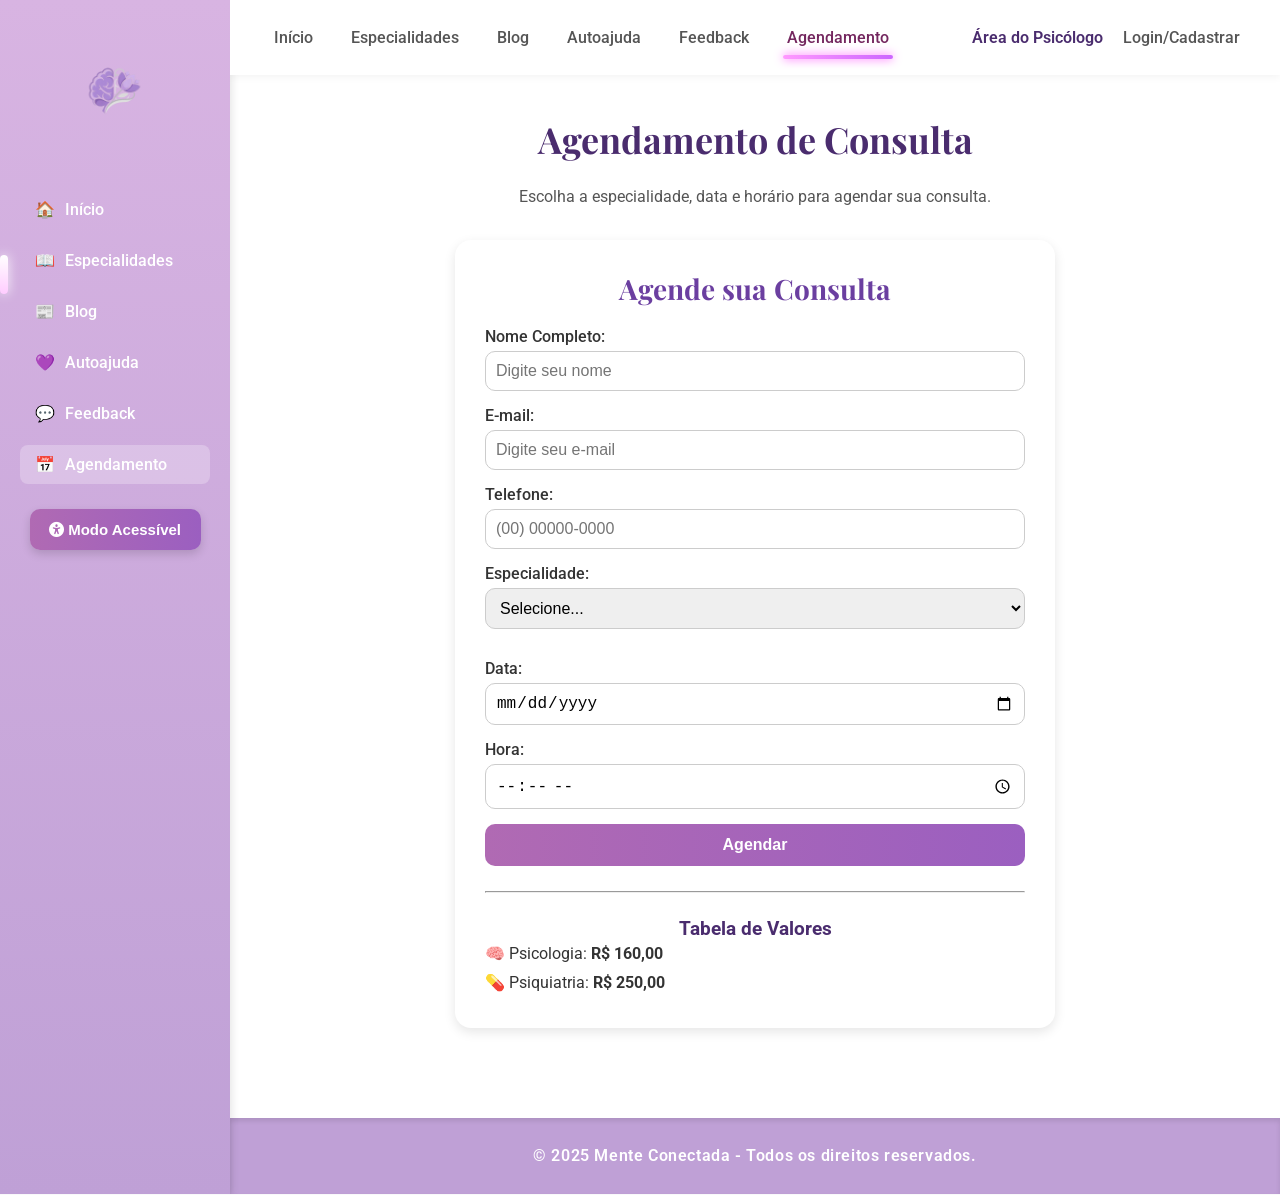
<file: Mente conectada(TCC)/mente conectada/agendamento.html>
<!DOCTYPE html>
<html lang="pt-BR">
<head>
  <meta charset="UTF-8">
  <meta name="viewport" content="width=device-width, initial-scale=1.0">
  <title>Mente Conectada - Agendamento</title>
  <!-- Fontes e ícones -->
  <link href="https://fonts.googleapis.com/css2?family=Playfair+Display:wght@500&family=Roboto:wght@300;400;500&display=swap" rel="stylesheet">
  <link rel="stylesheet" href="https://cdnjs.cloudflare.com/ajax/libs/font-awesome/6.5.1/css/all.min.css">

  <style>
    *{margin:0; padding:0; box-sizing:border-box;}
    a{text-decoration:none;}
    body{font-family:'Roboto',sans-serif; background:#f9f9fb; color:#333;}
    .container{display:flex; min-height:100vh; transition:all 0.3s;}

    /* Sidebar */
    .sidebar{
      background: linear-gradient(180deg,#d8b4e2,#bfa0d6);
      width:230px;
      padding:30px 20px;
      display:flex;
      flex-direction:column;
      align-items:center;
      box-shadow:2px 0 8px rgba(0,0,0,0.1);
      position:relative;
    }
    .sidebar img{width:120px; margin-bottom:40px;}
    .sidebar nav{display:flex; flex-direction:column; gap:12px; width:100%; position:relative;}
    .sidebar-indicator{
      position:absolute; left:0; width:8px; height:40px;
      background:linear-gradient(180deg,#fff,#ffccff); border-radius:4px;
      box-shadow:0 0 12px rgba(255,255,255,0.9);
      transition:top 0.3s,height 0.3s,box-shadow 0.3s;
      animation:pulse 2s infinite;
    }
    @keyframes pulse{
      0%{box-shadow:0 0 8px rgba(255,255,255,0.7);}
      50%{box-shadow:0 0 16px rgba(255,255,255,1);}
      100%{box-shadow:0 0 8px rgba(255,255,255,0.7);}
    }
    .sidebar a{display:flex; align-items:center; gap:10px; padding:10px 15px; border-radius:8px; color:#fff; font-weight:500; font-size:16px; transition:background 0.3s,color 0.3s, transform 0.3s; position:relative; z-index:1;}
    .sidebar a:hover{background:rgba(255,255,255,0.25); box-shadow:0 0 12px rgba(255,255,255,0.6); transform:scale(1.02);}
    .sidebar a.active{background:rgba(255,255,255,0.25);}

    /* Top Bar */
    .top-bar{
      display:flex; justify-content:space-between; align-items:center;
      padding:20px 40px; background:#fff;
      box-shadow:0 2px 8px rgba(0,0,0,0.05);
      position:relative;
    }

    .login-group {
      display:flex;
      align-items:center;
      gap:20px;
      font-size:16px;
      font-weight:500;
    }

    .login-group a {
      color:#555;
      transition:color 0.3s;
    }

    .login-group a:hover {color:#6a0dad;}

    .btn-psicologo {
      color:#4a2c6e !important;
      font-weight:600;
    }

    .btn-psicologo:hover {color:#8b2ddb !important;}

    .top-menu{display:flex; gap:30px; position:relative;}
    .top-menu a{
      font-weight:500; color:#555;
      padding:8px 4px; position:relative;
      transition: color 0.3s;
    }
    .top-menu a.active,.top-menu a:hover{color:#74275f;}
    .top-indicator{
      position:absolute; bottom:-4px; left:0;
      height:4px; width:50px;
      background:linear-gradient(90deg,#ff99ff,#cc66ff);
      border-radius:2px;
      transition:left 0.3s,width 0.3s;
      box-shadow:0 0 10px rgba(255,0,255,0.7);
      animation:pulseTop 2s infinite;
    }
    @keyframes pulseTop{
      0%{box-shadow:0 0 6px rgba(255,0,255,0.6);}
      50%{box-shadow:0 0 14px rgba(255,0,255,0.9);}
      100%{box-shadow:0 0 6px rgba(255,0,255,0.6);}
    }
    .login{display:flex; align-items:center; font-size:14px; font-weight:500; color:#555; cursor:pointer;}
    .login img{width:28px; height:28px; border-radius:50%; margin-right:8px;}
    .login:hover{color:#6a0dad;}

    /* Main Content */
    .main{flex:1; display:flex; flex-direction:column; background:#fff; overflow-y:auto;}
    .content{padding:40px 60px; text-align:center;}
    .content h1{font-family:'Playfair Display',serif; font-size:36px; margin-bottom:20px; color:#4a2c6e;}
    .content p{font-size:16px; line-height:1.7; margin-bottom:30px; color:#555;}

    /* Formulário Agendamento */
    .form-box{
      max-width:600px;
      margin:0 auto 50px auto;
      background:#fff; padding:30px; border-radius:16px;
      box-shadow:0 4px 12px rgba(0,0,0,0.1);
      text-align:left;
    }
    .form-box h2{
      font-family:'Playfair Display',serif; font-size:28px;
      color:#6b3fa0; margin-bottom:20px; text-align:center;
    }
    .form-box label{display:block; margin-bottom:5px; font-weight:500;}
    .form-box input, .form-box select{
      width:100%; padding:10px; margin-bottom:15px;
      border-radius:10px; border:1px solid #ccc; font-size:16px;
    }
    .form-box button{
      background:linear-gradient(90deg,#b06ab3,#9b5fc0);
      border:none; padding:12px; width:100%;
      font-size:16px; color:#fff; font-weight:600;
      border-radius:10px; cursor:pointer;
      transition:opacity 0.3s;
    }
    .form-box button:hover{opacity:0.85;}

    /* Botão Modo Acessível */
    #acessibilidade-btn{
      margin-top: 25px;
      padding: 12px 18px;
      border-radius: 10px;
      border: none;
      width: 90%;
      font-size: 15px;
      font-weight: 600;
      color: #fff;
      background: linear-gradient(90deg, #b06ab3,#9b5fc0);
      box-shadow: 0 4px 10px rgba(0,0,0,0.15);
      cursor: pointer;
      transition: transform 0.2s ease, opacity 0.3s;
    }
    #acessibilidade-btn:hover {transform: scale(1.05); opacity:0.9;}

    /* Rodapé */
    footer {
      background-color: #bfa0d6;
      color: white;
      text-align: center;
      padding: 1.8rem 1rem;
      font-size: 1rem;
      font-weight: 600;
      letter-spacing: 0.6px;
      user-select: none;
      box-shadow: inset 0 3px 5px rgba(0, 0, 0, 0.1);
    }

    /* Modo Acessível */
    body.preto-branco, body.preto-branco * {
      background: #181818 !important;
      color: #fff !important;
      box-shadow: none !important;
      border-color: #444 !important;
    }

    /* Responsividade */
    @media (max-width:768px){
      .container{flex-direction:column;}
      .sidebar{width:100%; flex-direction:row; overflow-x:auto; padding:15px;}
      .sidebar img{width:80px; margin-bottom:0; margin-right:15px;}
      .sidebar nav{flex-direction:row; gap:10px;}
      .sidebar a{padding:8px 12px; font-size:14px;}
      .main{flex:1;}
      .content{padding:20px;}
      .form-box{padding:20px;}
    }
  </style>
</head>
<body>
  <div class="container">
    <!-- Sidebar -->
    <aside class="sidebar">
      <img src="img/logo.png.png" alt="Logo Mente Conectada">
      <nav>
        <a href="page1.html"><span>🏠</span>Início</a>
        <a href="especialidades.html"><span>📖</span>Especialidades</a>
        <a href="blog.html"><span>📰</span>Blog</a>
        <a href="autoajuda.html"><span>💜</span>Autoajuda</a>
        <a href="feedback.php"><span>💬</span>Feedback</a>
        <a href="agendamento.html" class="active"><span>📅</span>Agendamento</a>
      </nav>
      <div class="sidebar-indicator"></div>
      
      <button id="acessibilidade-btn">
        <i class="fa-solid fa-universal-access"></i> Modo Acessível
      </button>
    </aside>

    <!-- Main -->
    <main class="main">
      <div class="top-bar">
        <div class="top-menu">
          <a href="page1.html">Início</a>
          <a href="especialidades.html">Especialidades</a>
          <a href="blog.html">Blog</a>
          <a href="autoajuda.html">Autoajuda</a>
          <a href="feedback.php">Feedback</a>
          <a href="agendamento.html" class="active">Agendamento</a>
          <div class="top-indicator"></div>
        </div>
        <div class="login-group">
          <a href="login_psicologo.html" class="btn-psicologo">Área do Psicólogo</a>
          <a href="login.html" class="login-link">Login/Cadastrar</a>
        </div>
      </div>

      <!-- Conteúdo Agendamento -->
      <div class="content">
        <h1>Agendamento de Consulta</h1>
        <p>Escolha a especialidade, data e horário para agendar sua consulta.</p>

        <div class="form-box">
          <h2>Agende sua Consulta</h2>
          <form id="form-agendamento">
            <label for="nome">Nome Completo:</label>
            <input type="text" id="nome" placeholder="Digite seu nome" required>

            <label for="email">E-mail:</label>
            <input type="email" id="email" placeholder="Digite seu e-mail" required>

            <label for="telefone">Telefone:</label>
            <input type="tel" id="telefone" placeholder="(00) 00000-0000" required>

            <label for="especialidade">Especialidade:</label>
            <select id="especialidade" required>
              <option value="">Selecione...</option>
              <option value="psicologia">Psicologia – R$ 160,00</option>
              <option value="psiquiatria">Psiquiatria – R$ 250,00</option>
            
            </select>

            <div id="valor-consulta" style="font-weight:600; color:#6b3fa0; margin-bottom:15px;">
          
            </div>

            <label for="data">Data:</label>
            <input type="date" id="data" required>

            <label for="hora">Hora:</label>
            <input type="time" id="hora" required>

            <button type="submit">Agendar</button>
          </form>

          <hr style="margin:25px 0;">
          <h3 style="text-align:center; color:#4a2c6e;">Tabela de Valores</h3>
          <ul style="list-style:none; padding:0; font-size:16px; line-height:1.8;">
            <li>🧠 Psicologia: <strong>R$ 160,00</strong></li>
            <li>💊 Psiquiatria: <strong>R$ 250,00</strong></li>
  
          </ul>
        </div>
      </div>

      <footer>© 2025 Mente Conectada - Todos os direitos reservados.</footer>
    </main>
  </div>

  <script>
    // Botão Modo Acessível
    document.getElementById('acessibilidade-btn').onclick = function() {
      document.body.classList.toggle('preto-branco');
    };

    // Máscara de telefone
    const telefone = document.getElementById('telefone');
    telefone.addEventListener('input', function(e){
      let x = e.target.value.replace(/\D/g,'').match(/(\d{0,2})(\d{0,5})(\d{0,4})/);
      e.target.value = !x[2] ? x[1] : '('+x[1]+') '+x[2]+(x[3] ? '-'+x[3] : '');
    });

    // Exibir valor da consulta
    const selectEspecialidade = document.getElementById('especialidade');
    const valorConsulta = document.getElementById('valor-consulta');

    selectEspecialidade.addEventListener('change', function() {
      let valor = '—';
      switch (this.value) {
        case 'psicologia':
          valor = 'R$ 150,00';
          break;
        case 'psiquiatria':
          valor = 'R$ 300,00';
          break;
        case 'nutricao':
          valor = 'R$ 180,00';
          break;
      }
      valorConsulta.textContent = 'Valor da consulta: ' + valor;
    });

    // Redirecionar para login ao clicar em "Agendar"
    document.getElementById("form-agendamento").addEventListener("submit", function(e) {
      e.preventDefault();
      window.location.href = "login.html";
    });

    // Sidebar indicator
    const sidebar = document.querySelector('.sidebar nav');
    const links = sidebar.querySelectorAll('a');
    const indicator = document.querySelector('.sidebar-indicator');
    function updateSidebarIndicator(link){
      indicator.style.top = link.offsetTop + 'px';
      indicator.style.height = link.offsetHeight + 'px';
    }
    const activeLink = sidebar.querySelector('a.active');
    updateSidebarIndicator(activeLink);
    links.forEach(link=>{
      link.addEventListener('mouseover',()=>updateSidebarIndicator(link));
      link.addEventListener('mouseout',()=>updateSidebarIndicator(sidebar.querySelector('a.active')));
      link.addEventListener('click',()=>{
        links.forEach(l=>l.classList.remove('active'));
        link.classList.add('active');
        updateSidebarIndicator(link);
      });
    });

    // Top menu indicator
    const topMenu = document.querySelector('.top-menu');
    const topLinks = topMenu.querySelectorAll('a');
    const topIndicator = document.querySelector('.top-indicator');
    function updateTopIndicator(link){
      topIndicator.style.left = link.offsetLeft + "px";
      topIndicator.style.width = link.offsetWidth + "px";
    }
    const activeTop = topMenu.querySelector('a.active');
    updateTopIndicator(activeTop);
    topLinks.forEach(link=>{
      link.addEventListener('mouseover',()=>updateTopIndicator(link));
      link.addEventListener('mouseout',()=>updateTopIndicator(topMenu.querySelector('a.active')));
      link.addEventListener('click',()=>{
        topLinks.forEach(l=>l.classList.remove('active'));
        link.classList.add('active');
        updateTopIndicator(link);
      });
    });
    window.addEventListener('resize',()=>updateTopIndicator(topMenu.querySelector('a.active')));
  </script>
</body>
</html>
</file>
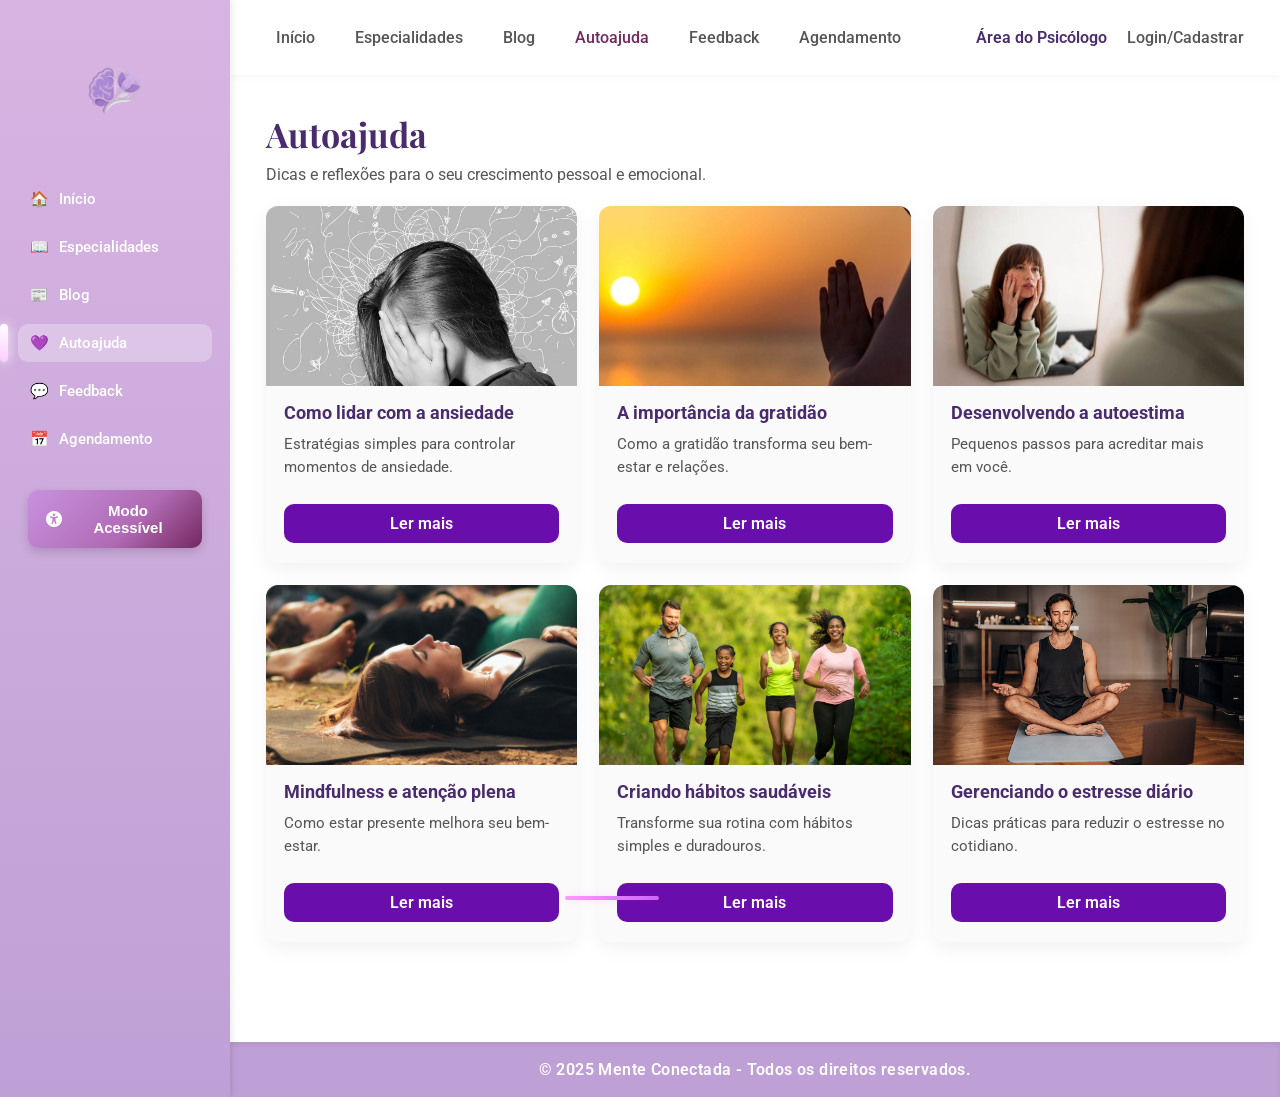
<file: Mente conectada(TCC)/mente conectada/autoajuda.html>
<!DOCTYPE html>
<html lang="pt-BR">
<head>
  <meta charset="utf-8" />
  <meta name="viewport" content="width=device-width,initial-scale=1" />
  <title>Mente Conectada - Autoajuda</title>

  <!-- Fontes e ícones -->
  <link href="https://fonts.googleapis.com/css2?family=Playfair+Display:wght@500&family=Roboto:wght@300;400;500&display=swap" rel="stylesheet">
  <link rel="stylesheet" href="https://cdnjs.cloudflare.com/ajax/libs/font-awesome/6.5.1/css/all.min.css">

  <style>
    /* Reset */
    * { box-sizing: border-box; margin: 0; padding: 0; }
    a { text-decoration: none; color: inherit; }
    body {
      font-family: 'Roboto', sans-serif;
      background: #f9f9fb;
      color: #333;
      min-height: 100vh;
      display: flex;
      flex-direction: column;
      transition: background .25s ease, color .25s ease;
    }

    /* Layout */
    .container { display: flex; flex: 1 1 auto; min-height: calc(100vh - 0px); }

    /* Sidebar */
    .sidebar {
      width: 230px;
      padding: 30px 18px;
      background: linear-gradient(180deg,#d8b4e2,#bfa0d6);
      display: flex;
      flex-direction: column;
      align-items: center;
      gap: 12px;
      box-shadow: 2px 0 8px rgba(0,0,0,0.08);
      position: relative;
    }
    .sidebar img { width: 120px; display:block; margin-bottom: 18px; }
    .sidebar nav { width: 100%; display:flex; flex-direction:column; gap:10px; }
    .sidebar a {
      display:flex; align-items:center; gap:10px;
      padding:10px 12px; border-radius:10px;
      color:#fff; font-weight:500; font-size:15px;
      transition: background .22s, transform .18s;
    }
    .sidebar a:hover { background: rgba(255,255,255,0.18); transform: translateX(4px); }
    .sidebar a.active { background: rgba(255,255,255,0.28); }

    /* sidebar indicator (left bar) */
    .sidebar-indicator {
      position: absolute; left: 0; width: 8px; border-radius:6px;
      background: linear-gradient(180deg,#fff,#ffccff);
      box-shadow: 0 0 12px rgba(255,255,255,0.85);
      transition: top .25s, height .25s;
    }

    /* ACCESSIBILITY BUTTON - visual like your image */
    #acessibilidade-btn {
      display:flex;
      align-items:center;
      justify-content:center;
      gap:10px;
      width: 88%;
      margin-top: 20px;
      padding: 12px 18px;
      border-radius: 14px;
      border: none;
      font-size: 15px;
      font-weight: 700;
      color: #fff;
      background: linear-gradient(135deg,#c792e0 0%, #b06ab3 60%, #74275f 100%);
      box-shadow: 0 8px 18px rgba(117,50,122,0.18), inset 0 -4px 8px rgba(255,255,255,0.05);
      cursor: pointer;
      transition: transform .18s ease, box-shadow .18s, opacity .18s;
    }
    #acessibilidade-btn:hover { transform: translateY(-3px); opacity: .98; box-shadow: 0 10px 22px rgba(117,50,122,0.22); }
    #acessibilidade-btn i { font-size: 16px; }

    /* Main column */
    .main {
      flex:1;
      display:flex;
      flex-direction:column;
      background: #fff;
      overflow-y:auto;
    }

    /* Top bar */
    .top-bar {
      display:flex;
      justify-content:space-between;
      align-items:center;
      padding:20px 36px;
      background: #fff;
      box-shadow: 0 2px 8px rgba(0,0,0,0.04);
    }

     .login-group {
      display:flex;
      align-items:center;
      gap:20px;
      font-size:16px;
      font-weight:500;
    }

    .login-group a {
      color:#555;
      transition:color 0.3s;
    }

    .login-group a:hover {color:#6a0dad;}

    .btn-psicologo {
      color:#4a2c6e !important;
      font-weight:600;
    }

    .btn-psicologo:hover {color:#8b2ddb !important;}

    .top-menu { display:flex; gap:20px; align-items:center; }
    .top-menu a { padding:8px 10px; color:#555; font-weight:500; border-radius:6px; transition: color .15s; }
    .top-menu a:hover, .top-menu a.active { color:#74275f; }
    .top-indicator {
      position:absolute; bottom:0; left:0; height:4px; width:60px;
      background: linear-gradient(90deg,#ff99ff,#cc66ff);
      border-radius:2px; transition:left .2s, width .2s; box-shadow:0 0 10px rgba(255,0,255,0.12);
    }
    .login { display:flex; align-items:center; gap:8px; color:#555; font-weight:500; }
    .login img { width:28px; height:28px; border-radius:50%; object-fit:cover; }

    /* Page content */
    .content {
      padding: 36px;
      max-width: 1100px;
      margin: 0 auto 40px auto;
      width: 100%;
    }
    .content h1 {
      font-family:'Playfair Display', serif;
      color:#4a2c6e;
      font-size: 34px;
      margin-bottom:8px;
    }
    .content p.lead { color:#555; margin-bottom:22px; }

    /* POSTS grid */
    .posts {
      display:grid;
      grid-template-columns: repeat(auto-fit, minmax(280px, 1fr));
      gap: 22px;
      margin-top: 18px;
    }
    .post {
      background:#fafafa;
      border-radius:12px;
      overflow:hidden;
      box-shadow: 0 6px 20px rgba(0,0,0,0.06);
      display:flex;
      flex-direction:column;
      transition: transform .18s, box-shadow .18s;
    }
    .post:hover { transform: translateY(-8px); box-shadow: 0 12px 30px rgba(0,0,0,0.10); }
    .post img { width:100%; height:180px; object-fit:cover; display:block; }
    .post-content { padding:16px 18px 20px; display:flex; flex-direction:column; gap:10px; flex:1; }
    .post-content h2 { color:#4a2c6e; font-size:18px; }
    .post-content p { color:#555; font-size:15px; line-height:1.5; }
    .post-content .extra-text { max-height:0; overflow:hidden; transition: max-height .38s ease; color:#444; margin-top:6px; }
    .post-content .extra-text.open { max-height: 240px; }
    .post-content .ler-mais {
      margin-top:auto;
      display:inline-block;
      background:#6a0dad;
      color:#fff;
      padding:10px 14px;
      border-radius:10px;
      font-weight:600;
      text-align:center;
      transition: background .18s, transform .12s;
    }
    .post-content .ler-mais:hover { background:#4a2b75; transform: translateY(-2px); }

    /* Footer */
    footer {
      background:#bfa0d6;
      color:#fff;
      text-align:center;
      padding:18px 12px;
      font-weight:600;
      letter-spacing:.4px;
      margin-top: 24px;
      box-shadow: inset 0 3px 5px rgba(0,0,0,0.07);
    }

    /* Acessible (preto-branco) */
    body.preto-branco { background: #111 !important; color: #fff !important; }
    body.preto-branco .main { background: #111 !important; }
    body.preto-branco .sidebar { background: #222 !important; }
    body.preto-branco .post { background: #161616 !important; box-shadow: none !important; }
    body.preto-branco .post img { filter: grayscale(1) brightness(.9) contrast(1.05); }
    body.preto-branco .post-content h2, body.preto-branco .post-content p { color: #fff !important; }
    body.preto-branco footer { background: #262626 !important; color: #fff !important; }

    /* Responsive */
    @media (max-width: 880px){
      .top-bar { padding: 16px; }
      .content { padding: 22px; }
      .sidebar { width: 100%; flex-direction: row; gap: 12px; padding: 12px; align-items:center; }
      .sidebar img { width: 80px; margin-bottom: 0; margin-right: 8px; }
      .sidebar nav { flex-direction: row; gap:8px; }
      .sidebar-indicator { display: none; }
    }
  </style>
</head>

<body>
  <div class="container">
    <!-- SIDEBAR -->
    <aside class="sidebar">
      <img src="img/logo.png.png" alt="Logo Mente Conectada">

      <nav>
        <a href="page1.html"><span>🏠</span> Início</a>
        <a href="especialidades.html"><span>📖</span> Especialidades</a>
        <a href="blog.html"><span>📰</span> Blog</a>
        <a href="autoajuda.html" class="active"><span>💜</span> Autoajuda</a>
        <a href="feedback.php"><span>💬</span> Feedback</a>
        <a href="agendamento.html"><span>📅</span> Agendamento</a>
      </nav>

      <!-- sidebar indicator element (JS positions it) -->
      <div class="sidebar-indicator" aria-hidden="true"></div>

      <!-- BOTÃO MODO ACESSÍVEL (igual à imagem) -->
        <button id="acessibilidade-btn" style="
        margin:20px; 
        padding:12px 18px; 
        border-radius:10px; 
        border:none; 
        width:90%; 
        font-size:15px; 
        font-weight:600; 
        color:#fff; 
        background: linear-gradient(90deg, #b06ab3);
        box-shadow:0 4px 10px rgba(0,0,0,0.15); 
        cursor:pointer;
        transition: transform 0.2s ease, opacity 0.3s;
      ">
        <i class="fa-solid fa-universal-access"></i> Modo Acessível
      </button>
    </aside>

    <!-- MAIN -->
    <main class="main">
      <div class="top-bar">
        <div class="top-menu" role="navigation" aria-label="Menu superior">
          <a href="page1.html">Início</a>
          <a href="especialidades.html">Especialidades</a>
          <a href="blog.html">Blog</a>
          <a href="autoajuda.html" class="active">Autoajuda</a>
          <a href="feedback.php">Feedback</a>
          <a href="agendamento.html">Agendamento</a>
        </div>

         <div class="login-group">
          <a href="login_psicologo.html" class="btn-psicologo">Área do Psicólogo</a>
          <a href="login.html" class="login-link">Login/Cadastrar</a>
        </div>
      </div>

      <section class="content" aria-labelledby="autoajuda-title">
        <h1 id="autoajuda-title">Autoajuda</h1>
        <p class="lead">Dicas e reflexões para o seu crescimento pessoal e emocional.</p>

        <!-- POSTS -->
        <div class="posts">
          <article class="post">
            <img src="img/ansiedade1.jpg" alt="Como lidar com ansiedade">
            <div class="post-content">
              <h2>Como lidar com a ansiedade</h2>
              <p>Estratégias simples para controlar momentos de ansiedade.</p>
              <div class="extra-text">
                <p>Respire profundamente, escreva seus pensamentos e crie pequenas rotinas diárias de autocuidado para reduzir a tensão mental. Técnicas de respiração, ancoragem e pequenas ações diárias ajudam a reduzir picos de ansiedade.</p>
              </div>
              <a href="#" class="ler-mais" aria-expanded="false">Ler mais</a>
            </div>
          </article>

          <article class="post">
            <img src="img/gratidao1.jpg" alt="A importância da gratidão">
            <div class="post-content">
              <h2>A importância da gratidão</h2>
              <p>Como a gratidão transforma seu bem-estar e relações.</p>
              <div class="extra-text">
                <p>Praticar gratidão diariamente aumenta a resiliência e melhora relacionamentos. Tente anotar três coisas boas por dia e observe a mudança na sua perspectiva.</p>
              </div>
              <a href="#" class="ler-mais" aria-expanded="false">Ler mais</a>
            </div>
          </article>

          <article class="post">
            <img src="img/autoestima2.jpg" alt="Desenvolvendo a autoestima">
            <div class="post-content">
              <h2>Desenvolvendo a autoestima</h2>
              <p>Pequenos passos para acreditar mais em você.</p>
              <div class="extra-text">
                <p>Reconhecer suas qualidades, praticar autocompaixão e estabelecer metas pequenas são chaves para fortalecer a autoestima ao longo do tempo.</p>
              </div>
              <a href="#" class="ler-mais" aria-expanded="false">Ler mais</a>
            </div>
          </article>

          <article class="post">
            <img src="img/mindfulness1.jpg" alt="Mindfulness e atenção plena">
            <div class="post-content">
              <h2>Mindfulness e atenção plena</h2>
              <p>Como estar presente melhora seu bem-estar.</p>
              <div class="extra-text">
                <p>Dedique 5 minutos por dia para observar a respiração e sensações corporais. Isso reduz ruminação e melhora foco e regulação emocional.</p>
              </div>
              <a href="#" class="ler-mais" aria-expanded="false">Ler mais</a>
            </div>
          </article>

          <article class="post">
            <img src="img/habitos saudaveis.jpeg" alt="Criando hábitos saudáveis">
            <div class="post-content">
              <h2>Criando hábitos saudáveis</h2>
              <p>Transforme sua rotina com hábitos simples e duradouros.</p>
              <div class="extra-text">
                <p>Comece com metas pequenas e específicas, pratique consistência e celebre pequenos avanços — mudanças duram quando são fáceis de manter.</p>
              </div>
              <a href="#" class="ler-mais" aria-expanded="false">Ler mais</a>
            </div>
          </article>

          <article class="post">
            <img src="img/estresse diario.jpg" alt="Gerenciando o estresse diário">
            <div class="post-content">
              <h2>Gerenciando o estresse diário</h2>
              <p>Dicas práticas para reduzir o estresse no cotidiano.</p>
              <div class="extra-text">
                <p>Organize tarefas, crie pausas curtas, movimente-se durante o dia e use respiração controlada para reduzir tensão imediata.</p>
              </div>
              <a href="#" class="ler-mais" aria-expanded="false">Ler mais</a>
            </div>
          </article>
        </div>
      </section>

      <footer>© 2025 Mente Conectada - Todos os direitos reservados.</footer>
    </main>
  </div>

  <script>
    // ACESSIBILIDADE: botão funcional (toggle class)
    (function(){
      const btn = document.getElementById('acessibilidade-btn');
      btn.addEventListener('click', () => {
        const active = document.body.classList.toggle('preto-branco');
        btn.setAttribute('aria-pressed', String(active));
      });
    })();

    // Sidebar indicator positioning
    (function(){
      const nav = document.querySelector('.sidebar nav');
      const links = Array.from(nav.querySelectorAll('a'));
      const indicator = document.querySelector('.sidebar-indicator');

      function updateIndicator(target){
        if(!target) return;
        // compute top relative to sidebar
        const sidebarRect = document.querySelector('.sidebar').getBoundingClientRect();
        const rect = target.getBoundingClientRect();
        const top = rect.top - sidebarRect.top;
        indicator.style.top = top + 'px';
        indicator.style.height = rect.height + 'px';
      }

      // choose active or first link
      const active = nav.querySelector('a.active') || links[0];
      updateIndicator(active);

      links.forEach(link=>{
        link.addEventListener('mouseover', ()=> updateIndicator(link));
        link.addEventListener('mouseout', ()=> updateIndicator(nav.querySelector('a.active') || links[0]));
        link.addEventListener('click', ()=> {
          links.forEach(l => l.classList.remove('active'));
          link.classList.add('active');
          updateIndicator(link);
        });
      });

      window.addEventListener('resize', ()=> updateIndicator(nav.querySelector('a.active') || links[0]));
    })();

    // Top menu indicator
    (function(){
      const topMenu = document.querySelector('.top-menu');
      const links = Array.from(topMenu.querySelectorAll('a'));
      // create a top-indicator element (positioned absolute relative to top-bar)
      let topIndicator = document.querySelector('.top-indicator');
      if(!topIndicator){
        topIndicator = document.createElement('div');
        topIndicator.className = 'top-indicator';
        // append to top-bar
        document.querySelector('.top-bar').appendChild(topIndicator);
      }

      function updateTop(link){
        if(!link) return;
        topIndicator.style.left = (link.offsetLeft) + 'px';
        topIndicator.style.width = (link.offsetWidth) + 'px';
      }

      const active = topMenu.querySelector('a.active') || links[0];
      updateTop(active);

      links.forEach(link=>{
        link.addEventListener('mouseover', ()=> updateTop(link));
        link.addEventListener('mouseout', ()=> updateTop(topMenu.querySelector('a.active') || links[0]));
        link.addEventListener('click', ()=> {
          links.forEach(l => l.classList.remove('active'));
          link.classList.add('active');
          updateTop(link);
        });
      });

      window.addEventListener('resize', ()=> updateTop(topMenu.querySelector('a.active') || links[0]));
    })();

    // Ler mais / Ler menos (A11Y friendly)
    (function(){
      const buttons = document.querySelectorAll('.ler-mais');
      buttons.forEach(btn => {
        btn.addEventListener('click', (e) => {
          e.preventDefault();
          const extra = btn.previousElementSibling; // .extra-text
          if(!extra) return;
          extra.classList.toggle('open');
          const expanded = extra.classList.contains('open');
          btn.textContent = expanded ? 'Ler menos' : 'Ler mais';
          btn.setAttribute('aria-expanded', String(expanded));
        });
      });
    })();
  </script>
</body>
</html>
</file>
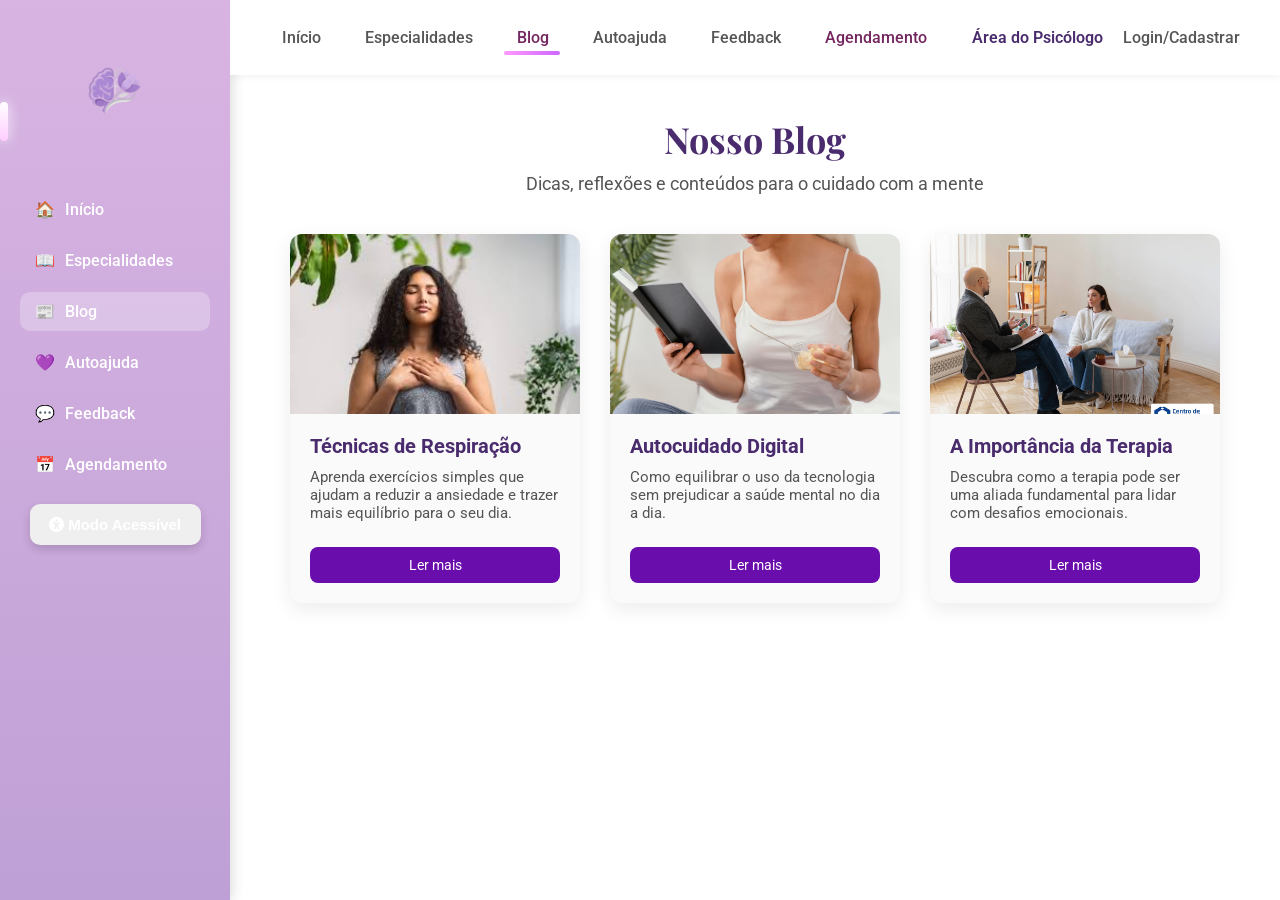
<file: Mente conectada(TCC)/mente conectada/blog.html>
<!DOCTYPE html>
<html lang="pt-BR">
<head>
<meta charset="UTF-8">
<meta name="viewport" content="width=device-width, initial-scale=1.0">
<title>Mente Conectada - Blog</title>
<link href="https://fonts.googleapis.com/css2?family=Playfair+Display:wght@500&family=Roboto:wght@300;400;500&display=swap" rel="stylesheet">
<link rel="stylesheet" href="https://cdnjs.cloudflare.com/ajax/libs/font-awesome/6.5.1/css/all.min.css">
<style>
/* ===== Reset e base ===== */
*{margin:0;padding:0;box-sizing:border-box;}
a{text-decoration:none;}
body{font-family:'Roboto',sans-serif;background:#f9f9fb;color:#333;scroll-behavior:smooth;}
.container{display:flex;height:100vh;overflow:hidden;transition:all .3s;}

/* ===== Sidebar ===== */
.sidebar{
  background:linear-gradient(180deg,#d8b4e2,#bfa0d6);
  width:230px;padding:30px 20px;
  display:flex;flex-direction:column;align-items:center;
  box-shadow:2px 0 12px rgba(0,0,0,0.15);
  position:relative;
  transition:width .3s;
}
.sidebar img{width:120px;margin-bottom:40px;transition:transform .3s;}
.sidebar img:hover{transform:rotate(5deg);}
.sidebar nav{display:flex;flex-direction:column;gap:12px;width:100%;position:relative;}
.sidebar a{
  display:flex;align-items:center;gap:10px;
  padding:10px 15px;border-radius:10px;
  color:#fff;font-weight:500;font-size:16px;
  transition:background 0.3s,color 0.3s, transform .3s;
  position:relative;z-index:1;
}
.sidebar a:hover{background:rgba(255,255,255,0.25);box-shadow:0 0 16px rgba(255,255,255,0.6);transform:translateX(5px);}
.sidebar a.active{background:rgba(255,255,255,0.25);}

/* Sidebar indicador animado */
.sidebar-indicator{
  position:absolute;left:0;width:8px;height:40px;
  background:linear-gradient(180deg,#fff,#ffccff);
  border-radius:4px;
  box-shadow:0 0 14px rgba(255,255,255,0.9);
  transition:top 0.3s,height 0.3s;
  animation:pulse 2s infinite;
}
@keyframes pulse{
  0%{box-shadow:0 0 8px rgba(255,255,255,0.7);}
  50%{box-shadow:0 0 16px rgba(255,255,255,1);}
  100%{box-shadow:0 0 8px rgba(255,255,255,0.7);}
}

/* ===== Main ===== */
.main{flex:1;display:flex;flex-direction:column;background:#fff;overflow-y:auto;transition:all .3s;}

/* ===== Top bar ===== */
.top-bar{display:flex;justify-content:space-between;align-items:center;padding:20px 40px;background:#fff;box-shadow:0 2px 8px rgba(0,0,0,0.05);position:relative;flex-wrap:wrap;}
.top-menu{display:flex;gap:20px;position:relative;flex-wrap:wrap;}
.top-menu a{padding:8px 12px;color:#555;font-weight:500;border-radius:6px;position:relative;transition:.3s;}
.top-menu a.active,.top-menu a:hover{color:#74275f;}
.top-indicator{
  position:absolute;bottom:0;height:4px;width:60px;
  background:linear-gradient(90deg,#ff99ff,#cc66ff);
  border-radius:2px;transition:left 0.3s,width 0.3s;
  animation:pulseTop 2s infinite;
}
@keyframes pulseTop{
  0%{box-shadow:0 0 6px rgba(255,0,255,0.6);}
  50%{box-shadow:0 0 14px rgba(255,0,255,0.9);}
  100%{box-shadow:0 0 6px rgba(255,0,255,0.6);}
}

 .login-group {
      display:flex;
      align-items:center;
      gap:20px;
      font-size:16px;
      font-weight:500;
    }

    .login-group a {
      color:#555;
      transition:color 0.3s;
    }

    .login-group a:hover {color:#6a0dad;}

    .btn-psicologo {
      color:#4a2c6e !important;
      font-weight:600;
    }

    .btn-psicologo:hover {color:#8b2ddb !important;}

/* ===== Blog ===== */
.blog-header{text-align:center;margin:40px 0;}
.blog-header h1{font-family:'Playfair Display',serif;font-size:36px;color:#4a2c6e;margin-bottom:10px;}
.blog-header p{font-size:18px;color:#555;}
.posts{display:grid;grid-template-columns:repeat(auto-fit,minmax(280px,1fr));gap:30px;padding:0 60px 60px;}
.post{background:#fafafa;border-radius:12px;overflow:hidden;box-shadow:0 6px 20px rgba(0,0,0,0.08);transition:transform .3s,box-shadow .3s;display:flex;flex-direction:column;}
.post:hover{transform:translateY(-8px);box-shadow:0 10px 30px rgba(0,0,0,0.12);}
.post img{width:100%;height:180px;object-fit:cover;}
.post-content{padding:20px;flex:1;display:flex;flex-direction:column;justify-content:space-between;}
.post-content h2{font-size:20px;color:#4a2c6e;margin-bottom:10px;}
.post-content p{font-size:15px;color:#555;flex:1;margin-bottom:15px;}
.post-content a{display:inline-block;text-decoration:none;background:#6a0dad;color:#fff;padding:10px 15px;border-radius:8px;font-size:14px;text-align:center;transition:.3s;}
.post-content a:hover{background:#4a2c6e;transform:scale(1.05);}

/* ===== Ler mais animado ===== */
.extra-text{
  max-height: 0;
  overflow: hidden;
  transition: max-height 0.5s ease;
  margin-top: 10px;
  font-size: 14px;
  color: #444;
}
.extra-text.open{
  max-height: 200px; /* ajustar conforme o tamanho do texto */
}

body.preto-branco, body.preto-branco * {
            background: #181818 !important;
            color: #fff !important;
            box-shadow: none !important;
            border-color: #444 !important;
        }


</style>
</head>
<body>
<div class="container">
  <!-- Sidebar -->
  <aside class="sidebar">
    <img src="img/logo.png.png" alt="Logo Mente Conectada">
    <nav role="navigation" aria-label="Menu lateral">
      <a href="page1.html"><span>🏠</span>Início</a>
      <a href="especialidades.html"><span>📖</span>Especialidades</a>
      <a href="blog.html" class="active"><span>📰</span>Blog</a>
      <a href="autoajuda.html"><span>💜</span>Autoajuda</a>
      <a href="feedback.php"><span>💬</span>Feedback</a>
      <a href="agendamento.html"><span>📅</span>Agendamento</a>
    </nav>
    <div class="sidebar-indicator"></div>

       <button id="acessibilidade-btn" style="
        margin:20px; 
        padding:12px 18px; 
        border-radius:10px; 
        border:none; 
        width:90%; 
        font-size:15px; 
        font-weight:600; 
        color:#fff; 
        background: linear-gradient(90deg, #b06ab3);
        box-shadow:0 4px 10px rgba(0,0,0,0.15); 
        cursor:pointer;
        transition: transform 0.2s ease, opacity 0.3s;
      ">
        <i class="fa-solid fa-universal-access"></i> Modo Acessível
      </button>
    <script>
        document.getElementById('acessibilidade-btn').onclick = function() {
            document.body.classList.toggle('preto-branco');
        };
    </script>

  </aside>

  <!-- Main -->
  <main class="main">
    <!-- Top bar -->
    <div class="top-bar">
      <div class="top-menu" role="navigation" aria-label="Menu superior">
        <a href="page1.html">Início</a>
        <a href="especialidades.html">Especialidades</a>
        <a href="blog.html" class="active">Blog</a>
        <a href="autoajuda.html">Autoajuda</a>
        <a href="feedback.php">Feedback</a>
        <a href="agendamento.html" class="active">Agendamento</a>
        <div class="top-indicator"></div>
      </div>
      <div class="login-group">
          <a href="login_psicologo.html" class="btn-psicologo">Área do Psicólogo</a>
          <a href="login.html" class="login-link">Login/Cadastrar</a>
        </div>
    </div>

    <!-- Blog header -->
    <section class="blog-header">
      <h1>Nosso Blog</h1>
      <p>Dicas, reflexões e conteúdos para o cuidado com a mente</p>
    </section>

    <!-- Posts -->
    <section class="posts">
      <article class="post">
        <img src="img/tecnicas.jpg" alt="Exercícios de respiração para calma">
        <div class="post-content">
          <h2>Técnicas de Respiração</h2>
          <p>Aprenda exercícios simples que ajudam a reduzir a ansiedade e trazer mais equilíbrio para o seu dia.</p>
          <div class="extra-text">
            <p>Você pode praticar a respiração 4-7-8: inspire pelo nariz por 4s, segure 7s e expire pela boca por 8s. Outra opção é a respiração diafragmática, sentindo a barriga subir e descer.</p>
          </div>
          <a href="#" class="ler-mais">Ler mais</a>
        </div>
      </article>

      <article class="post">
        <img src="img/autocuidado1.jpg" alt="Autocuidado digital e saúde mental">
        <div class="post-content">
          <h2>Autocuidado Digital</h2>
          <p>Como equilibrar o uso da tecnologia sem prejudicar a saúde mental no dia a dia.</p>
          <div class="extra-text">
            <p>Defina limites de tempo para redes sociais, faça pausas longe do celular e priorize momentos offline para descanso e foco.</p>
          </div>
          <a href="#" class="ler-mais">Ler mais</a>
        </div>
      </article>

      <article class="post">
        <img src="img/importancia.jpg" alt="Terapia online para bem-estar emocional">
        <div class="post-content">
          <h2>A Importância da Terapia</h2>
          <p>Descubra como a terapia pode ser uma aliada fundamental para lidar com desafios emocionais.</p>
          <div class="extra-text">
            <p>A terapia ajuda a identificar padrões de comportamento, lidar com emoções e melhorar sua qualidade de vida, seja presencial ou online.</p>
          </div>
          <a href="#" class="ler-mais">Ler mais</a>
        </div>
      </article>
    </section>
  </main>
</div>


<script>
// ===== Sidebar indicador =====
const sidebar = document.querySelector('.sidebar nav');
const links = sidebar.querySelectorAll('a');
const indicator = document.querySelector('.sidebar-indicator');
function updateSidebarIndicator(link){
  indicator.style.top = link.offsetTop + 'px';
  indicator.style.height = link.offsetHeight + 'px';
}
updateSidebarIndicator(sidebar.querySelector('a.active'));
links.forEach(link=>{
  link.addEventListener('mouseover',()=>updateSidebarIndicator(link));
  link.addEventListener('mouseout',()=>updateSidebarIndicator(sidebar.querySelector('a.active')));
  link.addEventListener('click',()=>{
    links.forEach(l=>l.classList.remove('active'));
    link.classList.add('active');
    updateSidebarIndicator(link);
  });
});
window.addEventListener('resize',()=>updateSidebarIndicator(sidebar.querySelector('a.active')));

// ===== Top menu indicador =====
const topMenu = document.querySelector('.top-menu');
const topLinks = topMenu.querySelectorAll('a');
const topIndicator = topMenu.querySelector('.top-indicator');
function updateTopIndicator(link){
  topIndicator.style.left = link.offsetLeft + 'px';
  topIndicator.style.width = link.offsetWidth + 'px';
}
updateTopIndicator(topMenu.querySelector('a.active'));
topLinks.forEach(link=>{
  link.addEventListener('mouseover',()=>updateTopIndicator(link));
  link.addEventListener('mouseout',()=>updateTopIndicator(topMenu.querySelector('a.active')));
  link.addEventListener('click',()=>{
    topLinks.forEach(l=>l.classList.remove('active'));
    link.classList.add('active');
    updateTopIndicator(link);
  });
});
window.addEventListener('resize',()=>updateTopIndicator(topMenu.querySelector('a.active')));

// ===== Ler mais animado =====
const lerMaisLinks = document.querySelectorAll('.ler-mais');
lerMaisLinks.forEach(link => {
  link.addEventListener('click', function(e){
    e.preventDefault();
    const extra = this.previousElementSibling; // div.extra-text
    extra.classList.toggle('open');
    this.textContent = extra.classList.contains('open') ? 'Ler menos' : 'Ler mais';
  });
});
</script>
</body>
</html>
</file>
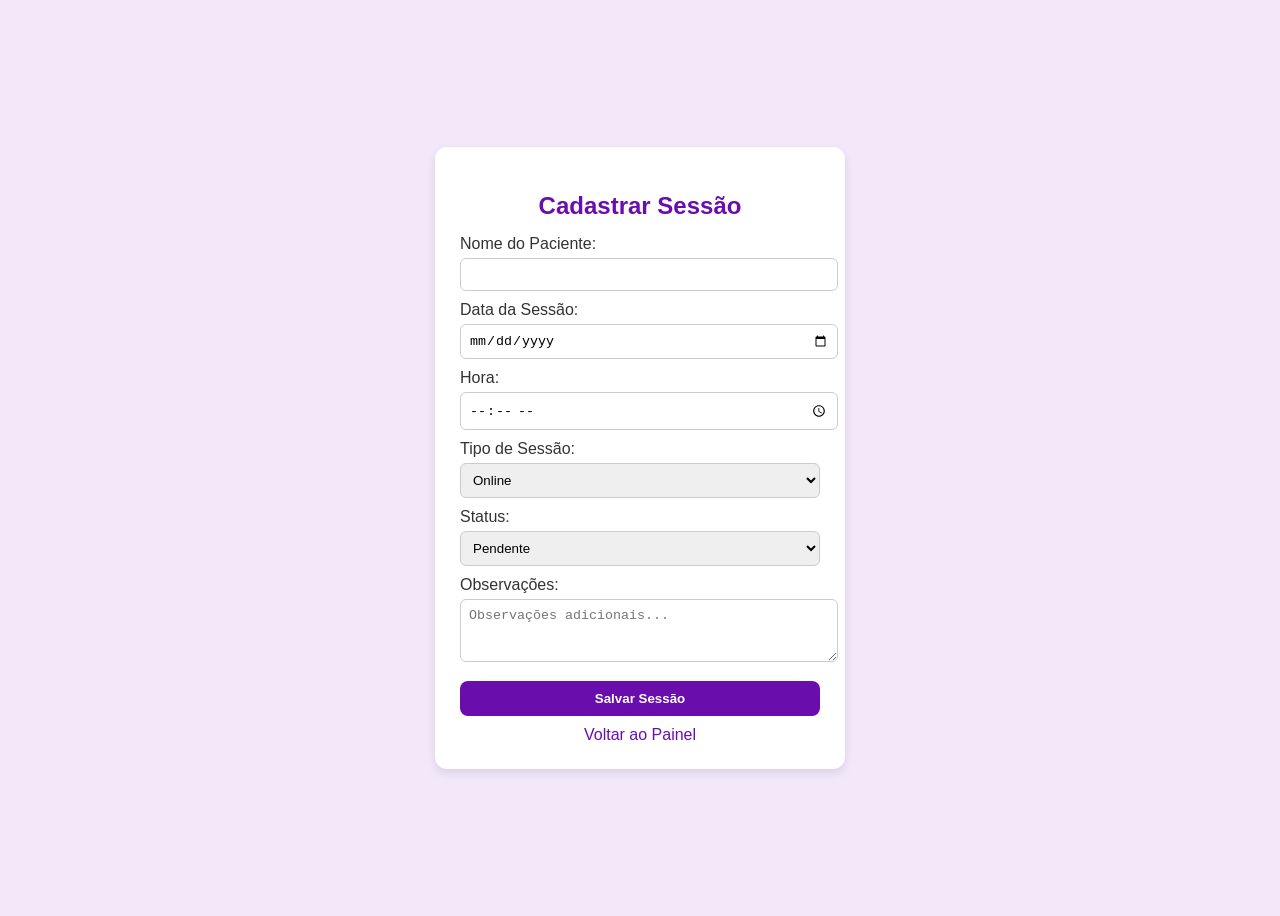
<file: Mente conectada(TCC)/mente conectada/cadastro_sessao.html>
<!DOCTYPE html>
<html lang="pt-BR">
<head>
  <meta charset="UTF-8">
  <title>Cadastrar Sessão - Mente Conectada</title>
  <style>
    body {
      font-family: Arial, sans-serif;
      background: #f3e8fa;
      display: flex;
      align-items: center;
      justify-content: center;
      height: 100vh;
    }
    form {
      background: #fff;
      padding: 25px;
      border-radius: 12px;
      box-shadow: 0 4px 10px rgba(0,0,0,0.1);
      width: 360px;
    }
    h2 {
      text-align: center;
      color: #6a0dad;
      margin-bottom: 15px;
    }
    label { display: block; margin-top: 10px; color: #333; }
    input, select, textarea {
      width: 100%;
      padding: 8px;
      margin-top: 5px;
      border: 1px solid #ccc;
      border-radius: 6px;
    }
    button {
      width: 100%;
      background: #6a0dad;
      color: white;
      border: none;
      padding: 10px;
      border-radius: 8px;
      cursor: pointer;
      margin-top: 15px;
      font-weight: bold;
    }
    button:hover { background: #4a067c; }
    a { display: block; text-align: center; margin-top: 10px; color: #6a0dad; text-decoration: none; }
  </style>
</head>
<body>

  <form action="cadastrar_sessao.php" method="POST">
    <h2>Cadastrar Sessão</h2>

    <label for="paciente_nome">Nome do Paciente:</label>
    <input type="text" id="paciente_nome" name="paciente_nome" required>

    <label for="data_sessao">Data da Sessão:</label>
    <input type="date" id="data_sessao" name="data_sessao" required>

    <label for="hora">Hora:</label>
    <input type="time" id="hora" name="hora" required>

    <label for="tipo">Tipo de Sessão:</label>
    <select id="tipo" name="tipo">
      <option value="Online">Online</option>
      <option value="Presencial">Presencial</option>
      <option value="Grupo">Grupo</option>
    </select>

    <label for="status">Status:</label>
    <select id="status" name="status">
      <option value="Pendente">Pendente</option>
      <option value="Confirmada">Confirmada</option>
      <option value="Cancelada">Cancelada</option>
    </select>

    <label for="observacoes">Observações:</label>
    <textarea id="observacoes" name="observacoes" rows="3" placeholder="Observações adicionais..."></textarea>

    <button type="submit">Salvar Sessão</button>
    <a href="dashboard.html">Voltar ao Painel</a>
  </form>

</body>
</html>
</file>
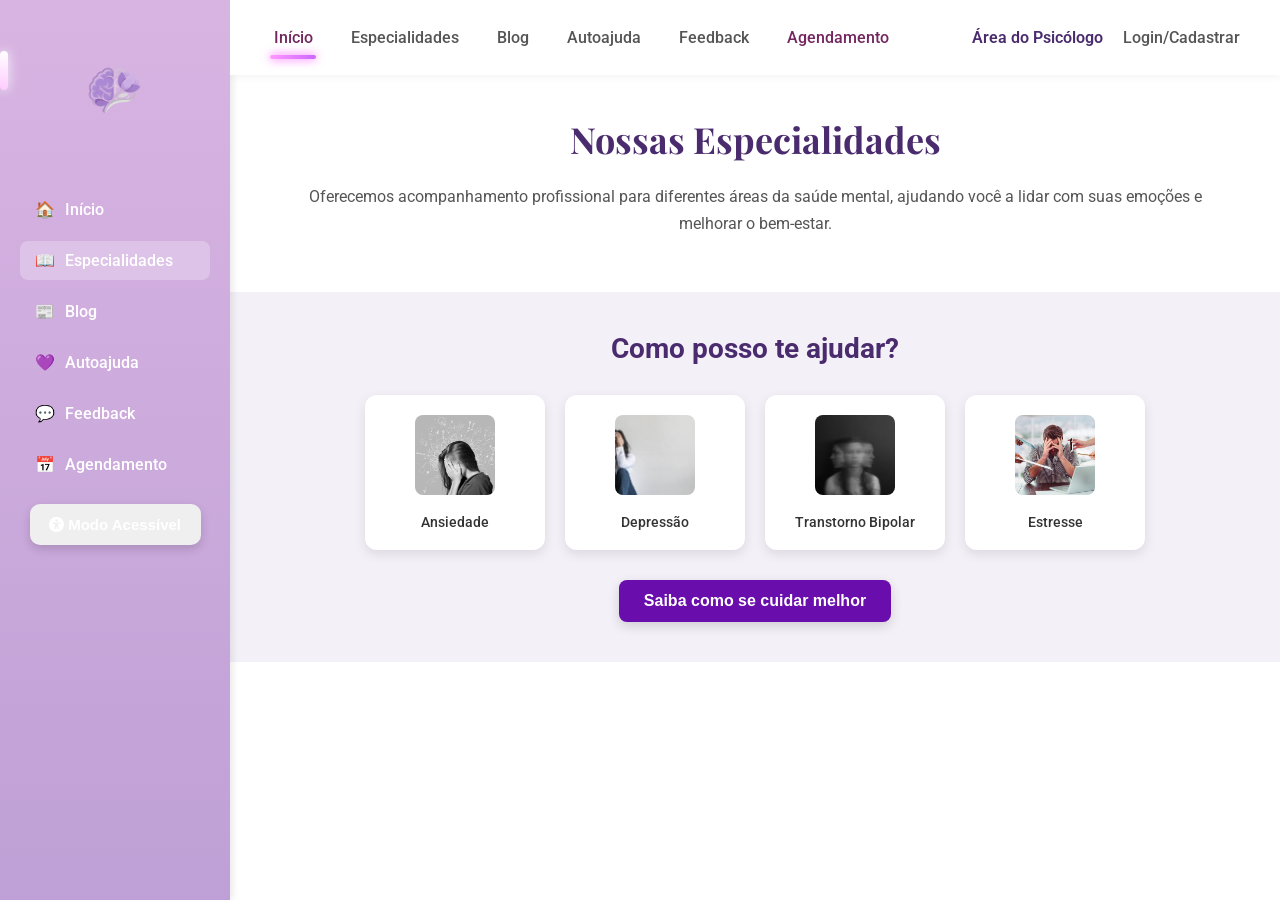
<file: Mente conectada(TCC)/mente conectada/especialidades.html>
<!DOCTYPE html>
<html lang="pt-BR">
<head>
  <meta charset="UTF-8">
  <meta name="viewport" content="width=device-width, initial-scale=1.0">
  <title>Mente Conectada - Especialidades</title>
  <!-- Fontes e ícones -->
  <link href="https://fonts.googleapis.com/css2?family=Playfair+Display:wght@500&family=Roboto:wght@300;400;500&display=swap" rel="stylesheet">
  <link rel="stylesheet" href="https://cdnjs.cloudflare.com/ajax/libs/font-awesome/6.5.1/css/all.min.css">

  <style>
    *{
      margin:0; padding:0; 
      box-sizing:border-box;}
    a{text-decoration:none;}

    body{font-family:'Roboto',sans-serif; background:#f9f9fb; color:#333;}
    .container{display:flex; height:100vh; overflow:hidden; transition:all 0.3s;}

    /* ===== Sidebar ===== */
    .sidebar{
      background: linear-gradient(180deg,#d8b4e2,#bfa0d6);
      width:230px;
      padding:30px 20px;
      display:flex;
      flex-direction:column;
      align-items:center;
      box-shadow:2px 0 8px rgba(0,0,0,0.1);
      position:relative;
    }
    .sidebar img{width:120px; margin-bottom:40px;}
    .sidebar nav{display:flex; flex-direction:column; gap:12px; width:100%; position:relative;}
    .sidebar-indicator{
      position:absolute; left:0; width:8px; height:40px;
      background:linear-gradient(180deg,#fff,#ffccff); border-radius:4px;
      box-shadow:0 0 12px rgba(255,255,255,0.9);
      transition:top 0.3s,height 0.3s,box-shadow 0.3s;
      animation:pulse 2s infinite;
    }
    @keyframes pulse{
      0%{box-shadow:0 0 8px rgba(255,255,255,0.7);}
      50%{box-shadow:0 0 16px rgba(255,255,255,1);}
      100%{box-shadow:0 0 8px rgba(255,255,255,0.7);}
    }
    .sidebar a{display:flex; align-items:center; gap:10px; padding:10px 15px; border-radius:8px; color:#fff; font-weight:500; font-size:16px; transition:background 0.3s,color 0.3s, transform 0.3s; position:relative; z-index:1;}
    .sidebar a:hover{background:rgba(255,255,255,0.25); box-shadow:0 0 12px rgba(255,255,255,0.6); transform:scale(1.02);}
    .sidebar a.active{background:rgba(255,255,255,0.25);}

    /* ===== Top Bar ===== */
    .top-bar{
      display:flex; justify-content:space-between; align-items:center;
      padding:20px 40px; background:#fff;
      box-shadow:0 2px 8px rgba(0,0,0,0.05);
      position:relative;
    }

     .login-group {
      display:flex;
      align-items:center;
      gap:20px;
      font-size:16px;
      font-weight:500;
    }

    .login-group a {
      color:#555;
      transition:color 0.3s;
    }

    .login-group a:hover {color:#6a0dad;}

    .btn-psicologo {
      color:#4a2c6e !important;
      font-weight:600;
    }

    .btn-psicologo:hover {color:#8b2ddb !important;}

    .top-menu{display:flex; gap:30px; position:relative;}
    .top-menu a{
      font-weight:500; color:#555;
      padding:8px 4px; position:relative;
      transition: color 0.3s;
    }
    .top-menu a.active,.top-menu a:hover{color:#74275f;}
    .top-indicator{
      position:absolute; bottom:-4px; left:0;
      height:4px; width:50px;
      background:linear-gradient(90deg,#ff99ff,#cc66ff);
      border-radius:2px;
      transition:left 0.3s,width 0.3s;
      box-shadow:0 0 10px rgba(255,0,255,0.7);
      animation:pulseTop 2s infinite;
    }
    @keyframes pulseTop{
      0%{box-shadow:0 0 6px rgba(255,0,255,0.6);}
      50%{box-shadow:0 0 14px rgba(255,0,255,0.9);}
      100%{box-shadow:0 0 6px rgba(255,0,255,0.6);}
    }

    .login{display:flex; align-items:center; font-size:14px; font-weight:500; color:#555; cursor:pointer;}
    .login img{width:28px; height:28px; border-radius:50%; margin-right:8px;}
    .login:hover{color:#6a0dad;}

    /* ===== Conteúdo ===== */
    .main{flex:1; display:flex; flex-direction:column; background:#fff; overflow-y:auto;}
    .content{padding:40px 60px; text-align:center;}
    .content h1{font-family:'Playfair Display',serif; font-size:36px; margin-bottom:20px; color:#4a2c6e;}
    .content p{font-size:16px; line-height:1.7; margin-bottom:15px; color:#555;}

    /* ===== Seção Como posso ajudar ===== */
    .help-section{padding:40px 0; background:#f4f0f8; text-align:center;}
    .help-section h2{font-size:28px; margin-bottom:30px; color:#4a2c6e;}
    .help-cards{display:flex; flex-wrap:wrap; gap:20px; justify-content:center;}
    .help-card{
      background:#fff; border-radius:12px; padding:20px;
      width:180px; text-align:center;
      box-shadow:0 4px 12px rgba(0,0,0,0.1);
      transition: transform 0.4s, box-shadow 0.4s, background 0.3s;
      cursor:pointer;
    }
    .help-card:hover{
      transform:translateY(-8px) scale(1.05);
      box-shadow:0 12px 24px rgba(0,0,0,0.18);
      background: linear-gradient(135deg,#d8b4e2,#bfa0d6);
      color:#fff;
    }
    .help-card img{width:80px; height:80px; object-fit:cover; margin-bottom:15px; border-radius:8px;}
    .help-card p{font-size:14px; font-weight:500;}

    .help-button{
      display:block; margin:30px auto 0; padding:12px 25px;
      background:#6a0dad; color:#fff; font-weight:600;
      border:none; border-radius:8px; cursor:pointer; font-size:16px;
      transition: all 0.4s; box-shadow:0 4px 12px rgba(0,0,0,0.15);
    }
    .help-button:hover{
      background:#8b2ddb;
      box-shadow:0 8px 24px rgba(0,0,0,0.25);
      transform:translateY(-3px);
    }

    body.preto-branco, body.preto-branco * {
            background: #181818 !important;
            color: #fff !important;
            box-shadow: none !important;
            border-color: #444 !important;
        }

  </style>
</head>
<body>
  <div class="container">
    <!-- Sidebar -->
    <aside class="sidebar">
      <img src="img/logo.png.png" alt="Logo Mente Conectada">
      <nav>
        <a href="page1.html"><span>🏠</span>Início</a>
        <a href="especialidades.html" class="active"><span>📖</span>Especialidades</a>
        <a href="blog.html"><span>📰</span>Blog</a>
        <a href="autoajuda.html"><span>💜</span>Autoajuda</a>
        <a href="feedback.php"><span>💬</span>Feedback</a>
        <a href="agendamento.html"><span>📅</span>Agendamento</a>
      </nav>
      <div class="sidebar-indicator"></div>

        <button id="acessibilidade-btn" style="
        margin:20px; 
        padding:12px 18px; 
        border-radius:10px; 
        border:none; 
        width:90%; 
        font-size:15px; 
        font-weight:600; 
        color:#fff; 
        background: linear-gradient(90deg, #b06ab3);
        box-shadow:0 4px 10px rgba(0,0,0,0.15); 
        cursor:pointer;
        transition: transform 0.2s ease, opacity 0.3s;
      ">
        <i class="fa-solid fa-universal-access"></i> Modo Acessível
      </button>
    
      <script>
        document.getElementById('acessibilidade-btn').onclick = function() {
            document.body.classList.toggle('preto-branco');
        };
     </script>

    </aside>

    <!-- Main -->
    <main class="main">
      <div class="top-bar">
        <div class="top-menu">
          <a href="page1.html" class="active">Início</a>
          <a href="especialidades.html">Especialidades</a>
          <a href="blog.html">Blog</a>
          <a href="autoajuda.html">Autoajuda</a>
          <a href="feedback.php">Feedback</a>
          <a href="agendamento.html" class="active">Agendamento</a>
          <div class="top-indicator"></div>
        </div>
        <div class="login-group">
          <a href="login_psicologo.html" class="btn-psicologo">Área do Psicólogo</a>
          <a href="login.html" class="login-link">Login/Cadastrar</a>
        </div>
      </div>

      <!-- Conteúdo principal -->
      <div class="content">
        <h1>Nossas Especialidades</h1>
        <p>Oferecemos acompanhamento profissional para diferentes áreas da saúde mental, ajudando você a lidar com suas emoções e melhorar o bem-estar.</p>
      </div>

      <!-- Seção Como posso ajudar -->
      <section class="help-section">
        <h2>Como posso te ajudar?</h2>
        <div class="help-cards">
          <div class="help-card"><img src="img/ansiedade1.jpg" alt="Ansiedade"><p>Ansiedade</p></div>
          <div class="help-card"><img src="img/Depressao.jpg" alt="Depressão"><p>Depressão</p></div>
          <div class="help-card"><img src="img/transtorno.jpg" alt="Transtorno Bipolar"><p>Transtorno Bipolar</p></div>
          <div class="help-card"><img src="img/estresse1.jpg" alt="Estresse"><p>Estresse</p></div>
        </div>
        <button class="help-button">Saiba como se cuidar melhor</button>
      </section>
    </main>
  </div>

  <script>
    // ===== Sidebar indicator =====
    const sidebar = document.querySelector('.sidebar nav');
    const links = sidebar.querySelectorAll('a');
    const indicator = document.querySelector('.sidebar-indicator');
    function updateSidebarIndicator(link){
      indicator.style.top = link.offsetTop + 'px';
      indicator.style.height = link.offsetHeight + 'px';
    }
    const activeLink = sidebar.querySelector('a.active');
    updateSidebarIndicator(activeLink);
    links.forEach(link=>{
      link.addEventListener('mouseover',()=>updateSidebarIndicator(link));
      link.addEventListener('mouseout',()=>updateSidebarIndicator(sidebar.querySelector('a.active')));
      link.addEventListener('click',()=>{
        links.forEach(l=>l.classList.remove('active'));
        link.classList.add('active');
        updateSidebarIndicator(link);
      });
    });

    // ===== Top menu indicator =====
    const topMenu = document.querySelector('.top-menu');
    const topLinks = topMenu.querySelectorAll('a');
    const topIndicator = document.querySelector('.top-indicator');
    function updateTopIndicator(link){
      topIndicator.style.left = link.offsetLeft + "px";
      topIndicator.style.width = link.offsetWidth + "px";
    }
    const activeTop = topMenu.querySelector('a.active');
    updateTopIndicator(activeTop);
    topLinks.forEach(link=>{
      link.addEventListener('mouseover',()=>updateTopIndicator(link));
      link.addEventListener('mouseout',()=>updateTopIndicator(topMenu.querySelector('a.active')));
      link.addEventListener('click',()=>{
        topLinks.forEach(l=>l.classList.remove('active'));
        link.classList.add('active');
        updateTopIndicator(link);
      });
    });
    window.addEventListener('resize',()=>updateTopIndicator(topMenu.querySelector('a.active')));
  </script>
</body>
</html>
</file>
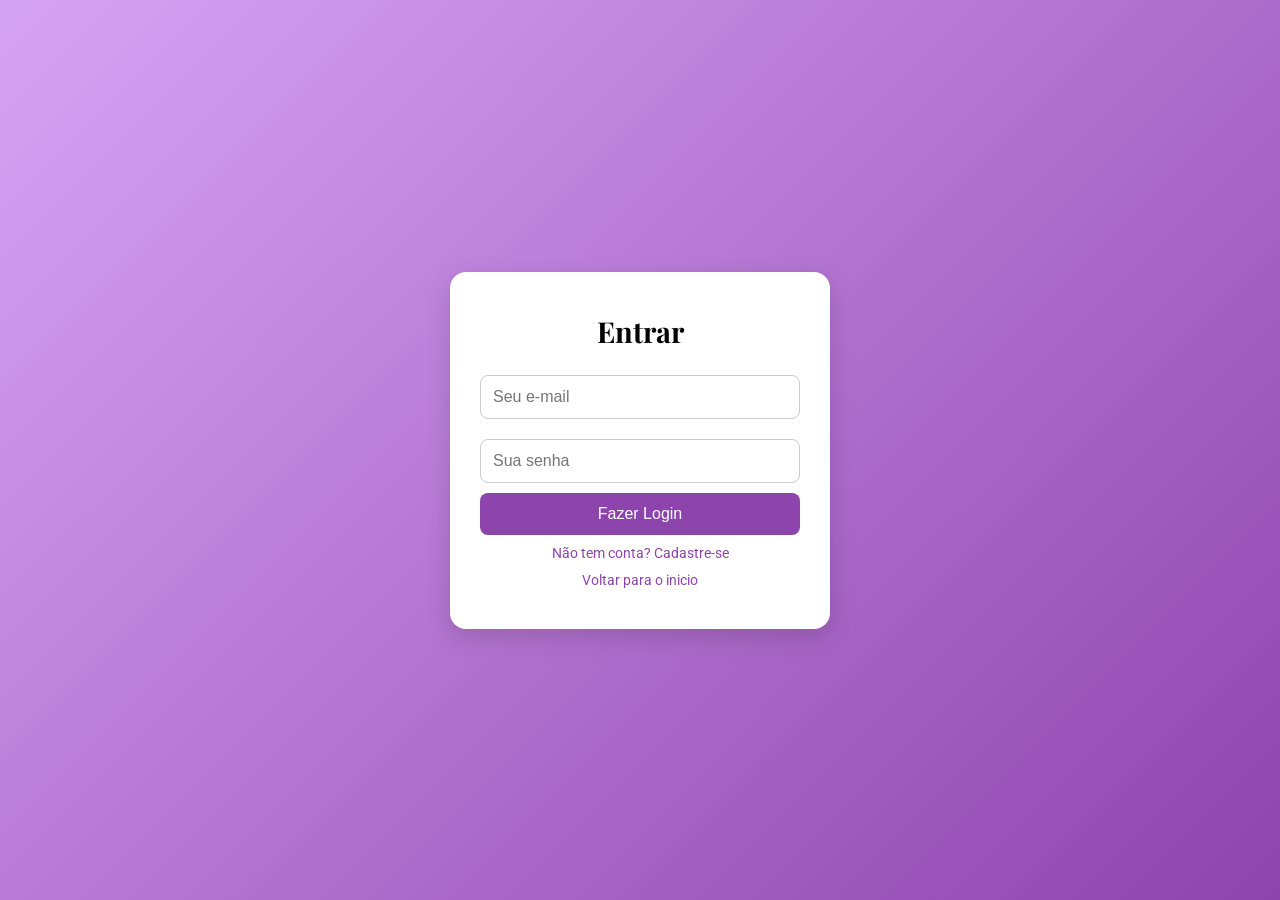
<file: Mente conectada(TCC)/mente conectada/login.html>
<!DOCTYPE html>
<html lang="pt-BR">
<head>
  <meta charset="UTF-8">
  <meta name="viewport" content="width=device-width, initial-scale=1.0">
  <title>Mente Conectada - Login</title>
  <link href="https://fonts.googleapis.com/css2?family=Playfair+Display:wght@500&family=Roboto:wght@300;400;500&display=swap" rel="stylesheet">
  <style>
    * { margin: 0; padding: 0; box-sizing: border-box; }
    body {
      font-family: 'Roboto', sans-serif;
      display: flex;
      justify-content: center;
      align-items: center;
      height: 100vh;
      background: linear-gradient(135deg, #d6a4f4, #8e44ad);
      animation: fadeBg 10s infinite alternate;
    }
    @keyframes fadeBg {
      0% {background-position: 0% 50%;}
      50% {background-position: 100% 50%;}
      100% {background-position: 0% 50%;}
    }
    .login-container {
      background: #fff;
      padding: 40px 30px;
      border-radius: 16px;
      box-shadow: 0px 8px 25px rgba(0,0,0,0.15);
      text-align: center;
      width: 380px;
      transition: transform 0.3s ease, box-shadow 0.3s ease;
      animation: fadeIn 1s ease forwards;
      opacity: 0;
    }
    @keyframes fadeIn { to { opacity: 1; transform: translateY(0); } }
    h1 { font-family: 'Playfair Display', serif; font-size: 1.8rem; margin-bottom: 15px; }
    .input-field {
      width: 100%;
      padding: 12px;
      margin: 10px 0;
      border-radius: 8px;
      border: 1px solid #ccc;
      font-size: 1rem;
      outline: none;
      transition: border 0.3s ease;
    }
    .input-field:focus { border-color: #8e44ad; }
    .btn {
      width: 100%;
      padding: 12px;
      background: #8e44ad;
      color: white;
      font-size: 1rem;
      border: none;
      border-radius: 8px;
      cursor: pointer;
      transition: background 0.3s ease;
    }
    .btn:hover { background: #732d91; }
    .link { margin-top: 10px; display: block; color: #8e44ad; text-decoration: none; font-size: 0.9rem; }
    .link:hover { text-decoration: underline; }
  </style>
</head>
<body>
  <div class="login-container">
    <h1>Entrar</h1>
    <form action="index.php" method="POST">
      <input type="hidden" name="acao" value="login">
      <input type="email" name="email" placeholder="Seu e-mail" class="input-field" required>
      <input type="password" name="senha" placeholder="Sua senha" class="input-field" required>
      <button type="submit" class="btn">Fazer Login</button>
    </form>
    <a href="cadastro.php" class="link">Não tem conta? Cadastre-se</a>
    <a href="page1.html" class="link">Voltar para o inicio</a>
  </div>
</body>
</html>
</file>
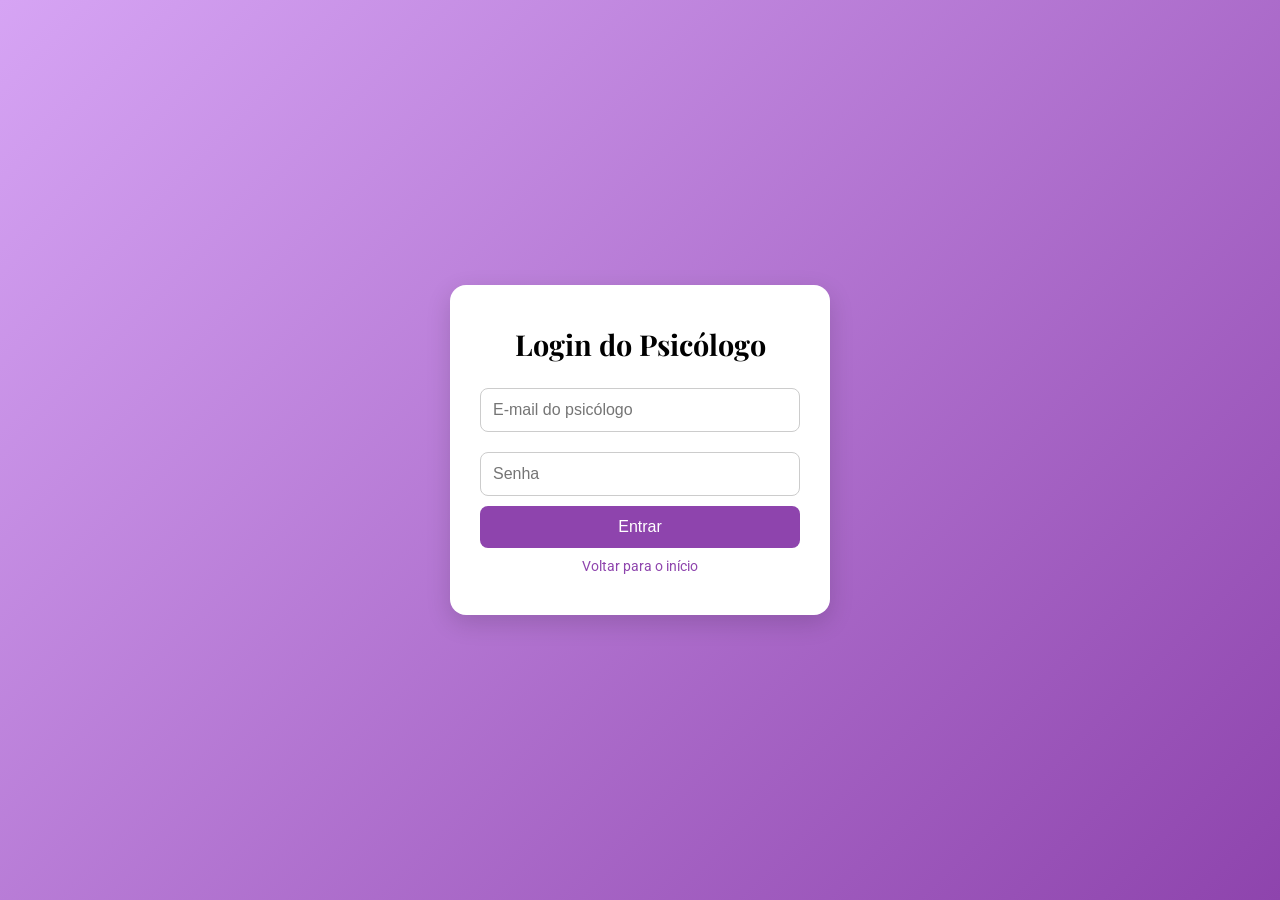
<file: Mente conectada(TCC)/mente conectada/login_psicologo.html>
<!DOCTYPE html>
<html lang="pt-BR">
<head>
  <meta charset="UTF-8">
  <meta name="viewport" content="width=device-width, initial-scale=1.0">
  <title>Mente Conectada - Login Psicólogo</title>
  <link href="https://fonts.googleapis.com/css2?family=Playfair+Display:wght@500&family=Roboto:wght@300;400;500&display=swap" rel="stylesheet">
  <style>
    * { margin: 0; padding: 0; box-sizing: border-box; }
    body {
      font-family: 'Roboto', sans-serif;
      display: flex;
      justify-content: center;
      align-items: center;
      height: 100vh;
      background: linear-gradient(135deg, #d6a4f4, #8e44ad);
      animation: fadeBg 10s infinite alternate;
    }
    @keyframes fadeBg {
      0% {background-position: 0% 50%;}
      50% {background-position: 100% 50%;}
      100% {background-position: 0% 50%;}
    }
    .login-container {
      background: #fff;
      padding: 40px 30px;
      border-radius: 16px;
      box-shadow: 0px 8px 25px rgba(0,0,0,0.15);
      text-align: center;
      width: 380px;
      animation: fadeIn 1s ease forwards;
      opacity: 0;
    }
    @keyframes fadeIn { to { opacity: 1; transform: translateY(0); } }
    h1 {
      font-family: 'Playfair Display', serif;
      font-size: 1.8rem;
      margin-bottom: 15px;
    }
    .input-field {
      width: 100%;
      padding: 12px;
      margin: 10px 0;
      border-radius: 8px;
      border: 1px solid #ccc;
      font-size: 1rem;
      outline: none;
      transition: border 0.3s ease;
    }
    .input-field:focus { border-color: #8e44ad; }
    .btn {
      width: 100%;
      padding: 12px;
      background: #8e44ad;
      color: white;
      font-size: 1rem;
      border: none;
      border-radius: 8px;
      cursor: pointer;
      transition: background 0.3s ease;
    }
    .btn:hover { background: #732d91; }
    .link {
      margin-top: 10px;
      display: block;
      color: #8e44ad;
      text-decoration: none;
      font-size: 0.9rem;
    }
    .link:hover { text-decoration: underline; }
  </style>
</head>
<body>
  <div class="login-container">
    <h1>Login do Psicólogo</h1>
    <form action="login_psicologo.php" method="POST">
      <input type="hidden" name="acao" value="login_psicologo">
      <input type="email" name="email" placeholder="E-mail do psicólogo" class="input-field" required>
      <input type="password" name="senha" placeholder="Senha" class="input-field" required>
      <button type="submit" class="btn">Entrar</button>
    </form>
    <a href="page1.html" class="link">Voltar para o início</a>
  </div>
</body>
</html>
</file>
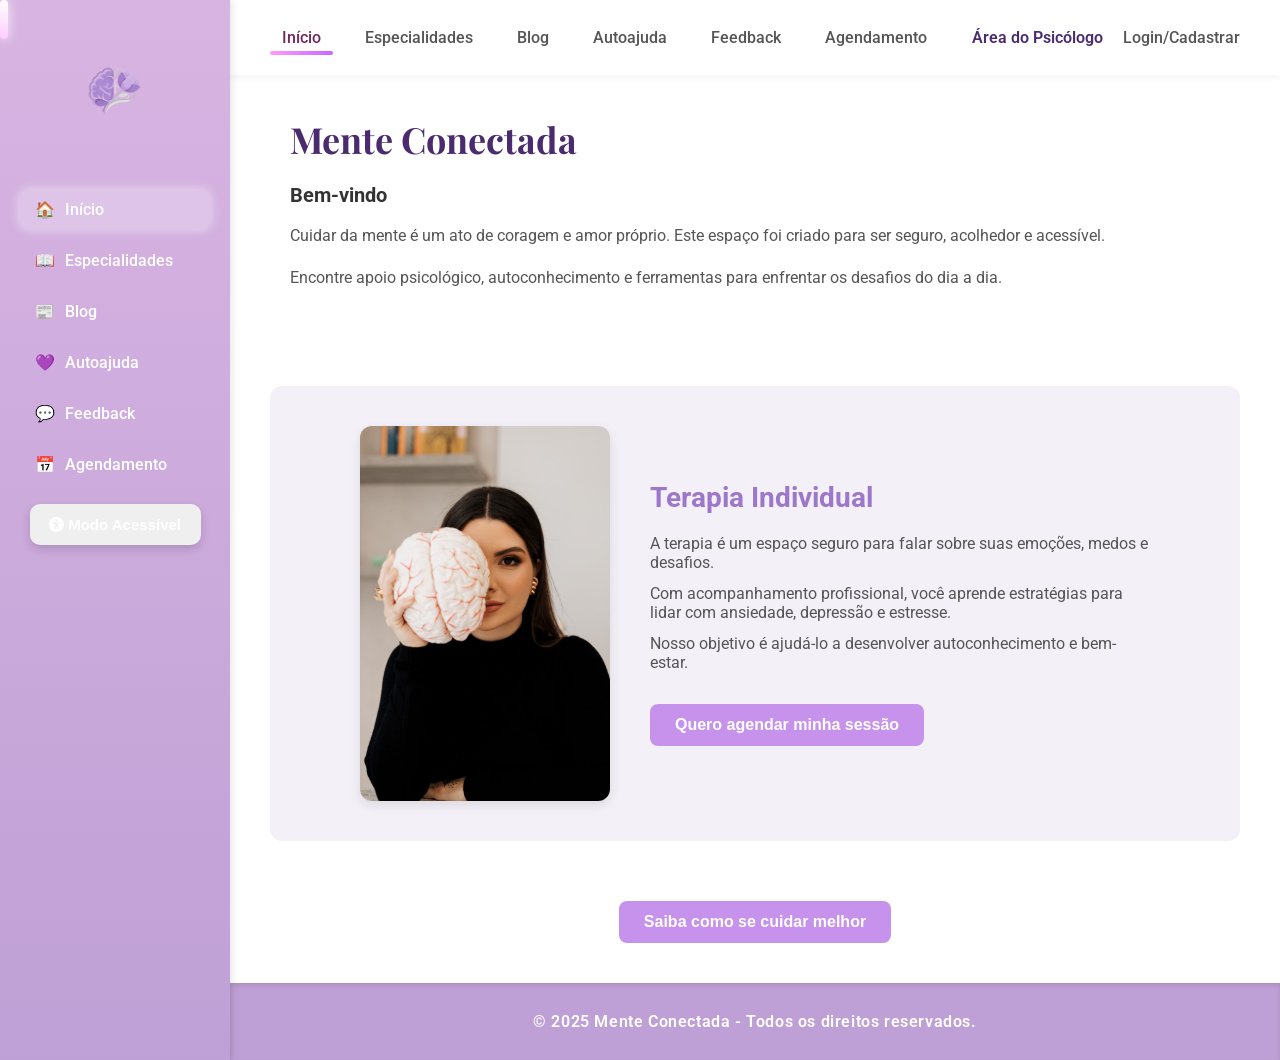
<file: Mente conectada(TCC)/mente conectada/page1.html>
<!DOCTYPE html>
<html lang="pt-BR">
<head>
  <meta charset="UTF-8">
  <meta name="viewport" content="width=device-width, initial-scale=1.0">
  <title>Mente Conectada - Início</title>

  <link href="https://fonts.googleapis.com/css2?family=Playfair+Display:wght@500&family=Roboto:wght@300;400;500&display=swap" rel="stylesheet">
  <link rel="stylesheet" href="https://cdnjs.cloudflare.com/ajax/libs/font-awesome/6.5.1/css/all.min.css">

  <style>
    * {margin:0; padding:0; box-sizing:border-box;}
    a {text-decoration:none;}

    body {
      font-family:'Roboto',sans-serif;
      background:#f9f9fb;
      color:#333;
    }

    .container {display:flex; min-height:100vh; overflow:hidden;}

    /* ===== Sidebar ===== */
    .sidebar {
      background:linear-gradient(180deg,#d8b4e2,#bfa0d6);
      width:230px;
      padding:30px 20px;
      display:flex;
      flex-direction:column;
      align-items:center;
      box-shadow:2px 0 8px rgba(0,0,0,0.1);
      position:relative;
    }

    .sidebar img {width:120px; margin-bottom:40px;}
    .sidebar nav {display:flex; flex-direction:column; gap:12px; width:100%; position:relative;}

    .sidebar-indicator {
      position:absolute;
      left:0;
      width:8px;
      height:40px;
      background:linear-gradient(180deg,#fff,#ffccff);
      border-radius:4px;
      box-shadow:0 0 12px rgba(255,255,255,0.9);
      transition:top 0.3s,height 0.3s;
      animation:pulse 2s infinite;
    }

    @keyframes pulse {
      0% {box-shadow:0 0 8px rgba(255,255,255,0.7);}
      50% {box-shadow:0 0 16px rgba(255,255,255,1);}
      100% {box-shadow:0 0 8px rgba(255,255,255,0.7);}
    }

    .sidebar a {
      display:flex;
      align-items:center;
      gap:10px;
      padding:10px 15px;
      border-radius:8px;
      color:#fff;
      font-weight:500;
      font-size:16px;
      transition:background 0.3s,color 0.3s;
      position:relative;
      z-index:1;
    }

    .sidebar a:hover,
    .sidebar a.active {
      background:rgba(255,255,255,0.25);
      box-shadow:0 0 12px rgba(255,255,255,0.6);
    }

    /* ===== Main ===== */
    .main {
      flex:1;
      display:flex;
      flex-direction:column;
      background:#fff;
      overflow-y:auto;
    }

    .top-bar {
      display:flex;
      justify-content:space-between;
      align-items:center;
      padding:20px 40px;
      background:#fff;
      box-shadow:0 2px 8px rgba(0,0,0,0.05);
    }

    /* ===== Login group ===== */
    .login-group {
      display:flex;
      align-items:center;
      gap:20px;
      font-size:16px;
      font-weight:500;
    }

    .login-group a {
      color:#555;
      transition:color 0.3s;
    }

    .login-group a:hover {color:#6a0dad;}

    .btn-psicologo {
      color:#4a2c6e !important;
      font-weight:600;
    }

    .btn-psicologo:hover {color:#8b2ddb !important;}

    /* ===== Top menu ===== */
    .top-menu {display:flex; gap:20px; position:relative;}
    .top-menu a {
      padding:8px 12px;
      color:#555;
      font-weight:500;
      border-radius:6px;
      transition:all 0.3s;
      position:relative;
    }

    .top-menu a.active,
    .top-menu a:hover {color:#74275f;}

    .top-indicator {
      position:absolute;
      bottom:0;
      height:4px;
      width:60px;
      background:linear-gradient(90deg,#ff99ff,#cc66ff);
      border-radius:2px;
      transition:left 0.3s,width 0.3s;
      animation:pulseTop 2s infinite;
    }

    @keyframes pulseTop {
      0% {box-shadow:0 0 6px rgba(255,0,255,0.6);}
      50% {box-shadow:0 0 14px rgba(255,0,255,0.9);}
      100% {box-shadow:0 0 6px rgba(255,0,255,0.6);}
    }

    /* ===== Conteúdo ===== */
    .content {
      display:flex;
      gap:40px;
      align-items:center;
      flex-wrap:wrap;
      padding:40px 60px;
    }

    .text h1 {
      font-family:'Playfair Display',serif;
      font-size:36px;
      margin-bottom:20px;
      color:#4a2c6e;
    }

    .text h2 {font-size:20px; margin-bottom:15px; color:#333;}
    .text p {font-size:16px; line-height:1.7; margin-bottom:15px; color:#555;}

    .therapy-section {
      padding:40px 60px;
      display:flex;
      gap:40px;
      flex-wrap:wrap;
      align-items:center;
      justify-content:center;
      background:#f4f0f8;
      border-radius:12px;
      margin:40px;
    }

    .therapy-section img {
      width:250px;
      border-radius:12px;
      box-shadow:0 4px 12px rgba(0,0,0,0.1);
    }

    .therapy-text {max-width:500px;}
    .therapy-text h2 {font-size:28px; margin-bottom:20px; color:#9c77ca;}
    .therapy-text p {margin-bottom:12px; font-size:16px; color:#555;}

    .therapy-button {
      margin-top:20px;
      padding:12px 25px;
      background:#c692eb;
      color:#fff;
      font-weight:600;
      border:none;
      border-radius:8px;
      cursor:pointer;
      font-size:16px;
      transition:background 0.3s;
    }

    .therapy-button:hover {background:#8b2ddb;}

    /* ===== Footer ===== */
    footer {
      background-color:#bfa0d6;
      color:white;
      text-align:center;
      padding:1.8rem 1rem;
      font-size:1rem;
      font-weight:600;
      letter-spacing:0.6px;
      user-select:none;
      box-shadow:inset 0 3px 5px rgba(0,0,0,0.1);
    }

    /* ===== Acessibilidade ===== */
    body.preto-branco, body.preto-branco * {
      background:#181818 !important;
      color:#fff !important;
      box-shadow:none !important;
      border-color:#444 !important;
    }

    /* ===== Responsividade ===== */
    @media(max-width:900px){
      .container {flex-direction:column;}
      .sidebar {
        flex-direction:row;
        justify-content:space-around;
        width:100%;
        height:auto;
        padding:15px;
      }
      .sidebar img {display:none;}
      .sidebar nav {flex-direction:row; gap:8px;}
      .sidebar-indicator {display:none;}
      .sidebar a {padding:8px 10px; font-size:14px;}

      .top-bar {flex-direction:column; align-items:flex-start; padding:15px 20px;}
      .top-menu {margin-bottom:10px;}
      .login-group {margin-top:10px; width:100%; justify-content:flex-start;}
      .top-indicator {display:none;}
      .content, .therapy-section {flex-direction:column; padding:20px;}
    }
  </style>
</head>

<body>
  <div class="container">
    <aside class="sidebar">
      <img src="img/logo.png.png" alt="Logo Mente Conectada">

      <nav>
        <a href="page1.html" class="active"><span>🏠</span>Início</a>
        <a href="especialidades.html"><span>📖</span>Especialidades</a>
        <a href="blog.html"><span>📰</span>Blog</a>
        <a href="autoajuda.html"><span>💜</span>Autoajuda</a>
        <a href="feedback.php"><span>💬</span>Feedback</a>
        <a href="agendamento.html"><span>📅</span>Agendamento</a>
      </nav>

      <div class="sidebar-indicator"></div>

      <button id="acessibilidade-btn" style="
        margin:20px; 
        padding:12px 18px; 
        border-radius:10px; 
        border:none; 
        width:90%; 
        font-size:15px; 
        font-weight:600; 
        color:#fff; 
        background: linear-gradient(90deg, #b06ab3);
        box-shadow:0 4px 10px rgba(0,0,0,0.15); 
        cursor:pointer;
        transition: transform 0.2s ease, opacity 0.3s;
      ">
        <i class="fa-solid fa-universal-access"></i> Modo Acessível
      </button>
    </aside>

    <main class="main">
      <div class="top-bar">
        <div class="top-menu">
          <a href="page1.html" class="active">Início</a>
          <a href="especialidades.html">Especialidades</a>
          <a href="blog.html">Blog</a>
          <a href="autoajuda.html">Autoajuda</a>
          <a href="feedback.php">Feedback</a>
          <a href="agendamento.html">Agendamento</a>
          <div class="top-indicator"></div>
        </div>

        <div class="login-group">
          <a href="login_psicologo.html" class="btn-psicologo">Área do Psicólogo</a>
          <a href="login.html" class="login-link">Login/Cadastrar</a>
        </div>
      </div>

      <div class="content">
        <div class="text">
          <h1>Mente Conectada</h1>
          <h2>Bem-vindo</h2>
          <p>Cuidar da mente é um ato de coragem e amor próprio. Este espaço foi criado para ser seguro, acolhedor e acessível.</p>
          <p>Encontre apoio psicológico, autoconhecimento e ferramentas para enfrentar os desafios do dia a dia.</p>
        </div>
      </div>

      <section class="therapy-section">
        <img src="img/terapia.jpg" alt="Terapia Individual">
        <div class="therapy-text">
          <h2>Terapia Individual</h2>
          <p>A terapia é um espaço seguro para falar sobre suas emoções, medos e desafios.</p>
          <p>Com acompanhamento profissional, você aprende estratégias para lidar com ansiedade, depressão e estresse.</p>
          <p>Nosso objetivo é ajudá-lo a desenvolver autoconhecimento e bem-estar.</p>
          <button class="therapy-button" onclick="location.href='agendamento.html'">Quero agendar minha sessão</button>
        </div>
      </section>

      <div style="text-align:center; margin-bottom:40px;">
        <button class="therapy-button" onclick="location.href='especialidades.html'">Saiba como se cuidar melhor</button>
      </div>

      <footer>© 2025 Mente Conectada - Todos os direitos reservados.</footer>
    </main>
  </div>

  <script>
    // Alternar modo acessível
    document.getElementById('acessibilidade-btn').onclick = function() {
      document.body.classList.toggle('preto-branco');
    };

    // Sidebar indicator
    const sidebar = document.querySelector('.sidebar nav');
    const links = sidebar.querySelectorAll('a');
    const indicator = document.querySelector('.sidebar-indicator');
    function updateSidebarIndicator(link){
      indicator.style.top = link.offsetTop + 'px';
      indicator.style.height = link.offsetHeight + 'px';
    }
    const activeLink = sidebar.querySelector('a.active');
    updateSidebarIndicator(activeLink);
    links.forEach(link => {
      link.addEventListener('mouseover', () => updateSidebarIndicator(link));
      link.addEventListener('mouseout', () => updateSidebarIndicator(sidebar.querySelector('a.active')));
      link.addEventListener('click', () => {
        links.forEach(l => l.classList.remove('active'));
        link.classList.add('active');
        updateSidebarIndicator(link);
      });
    });
    window.addEventListener('resize', () => updateSidebarIndicator(sidebar.querySelector('a.active')));

    // Top menu indicator
    const topMenu = document.querySelector('.top-menu');
    const topLinks = topMenu.querySelectorAll('a');
    const topIndicator = topMenu.querySelector('.top-indicator');
    function updateTopIndicator(link){
      topIndicator.style.left = link.offsetLeft + 'px';
      topIndicator.style.width = link.offsetWidth + 'px';
    }
    const topActive = topMenu.querySelector('a.active');
    updateTopIndicator(topActive);
    topLinks.forEach(link => {
      link.addEventListener('mouseover', () => updateTopIndicator(link));
      link.addEventListener('mouseout', () => updateTopIndicator(topMenu.querySelector('a.active')));
      link.addEventListener('click', () => {
        topLinks.forEach(l => l.classList.remove('active'));
        link.classList.add('active');
        updateTopIndicator(link);
      });
    });
    window.addEventListener('resize', () => updateTopIndicator(topMenu.querySelector('a.active')));
  </script>
</body>
</html>
</file>
